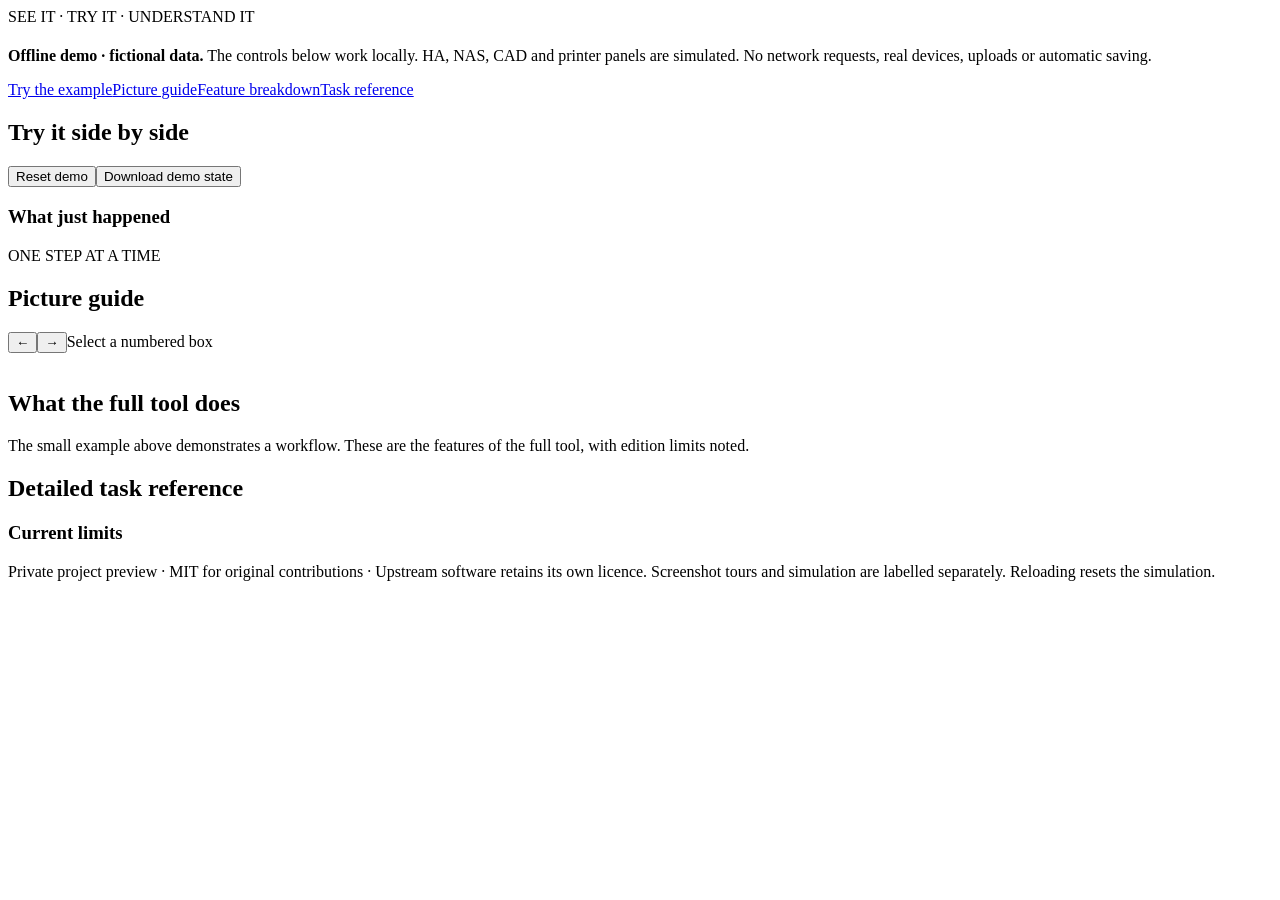
<file: demo-source/template.html>
<!doctype html><html lang="en"><head><meta charset="utf-8"><meta name="viewport" content="width=device-width,initial-scale=1"><meta http-equiv="Content-Security-Policy" content="default-src 'none'; script-src 'unsafe-inline'; style-src 'unsafe-inline'; img-src data: blob:; connect-src 'none'; font-src 'none'; object-src 'none'; base-uri 'none'; form-action 'none'"><title>__TITLE__ · Interactive demo</title><style>__CSS__</style></head><body><header><span class="eyebrow">SEE IT · TRY IT · UNDERSTAND IT</span><h1 id="title"></h1><p id="intro"></p><p class="notice"><strong>Offline demo · fictional data.</strong> The controls below work locally. HA, NAS, CAD and printer panels are simulated. No network requests, real devices, uploads or automatic saving.</p><nav class="toolbar"><a href="#interactive">Try the example</a><a href="#walkthrough">Picture guide</a><a href="#features">Feature breakdown</a><a href="#reference">Task reference</a></nav></header><main><section id="interactive"><div class="toolbar"><h2>Try it side by side</h2><button id="reset">Reset demo</button><button id="download">Download demo state</button></div><div class="demo-grid"><div class="card" id="controls"></div><div class="card" id="scene"></div><div class="card" id="result" aria-live="polite"></div></div><div class="card events"><h3>What just happened</h3><ol id="events" aria-live="polite"></ol></div></section><section id="walkthrough" class="section"><p class="eyebrow">ONE STEP AT A TIME</p><h2>Picture guide</h2><div id="tour"><div class="toolbar"><h3 id="tourTitle"></h3><button id="prev" aria-label="Previous screenshot">←</button><span id="slideCount"></span><button id="next" aria-label="Next screenshot">→</button><span id="stepStatus" class="step-status">Select a numbered box</span></div><div class="picture"><img id="tourImage" alt=""><div id="marks" class="marks"></div></div><p id="tourCaption" class="caption"></p><div id="stepList" class="step-list"></div></div></section><section id="features" class="section"><h2>What the full tool does</h2><p>The small example above demonstrates a workflow. These are the features of the full tool, with edition limits noted.</p><div id="featureList" class="features"></div></section><section id="reference" class="section"><h2>Detailed task reference</h2><div id="guideText"></div><h3>Current limits</h3><p id="limits"></p></section></main><footer>Private project preview · MIT for original contributions · Upstream software retains its own licence. Screenshot tours and simulation are labelled separately. Reloading resets the simulation.</footer><script>__DATA__</script><script>__QR__</script><script>__JS__</script></body></html>
</file>
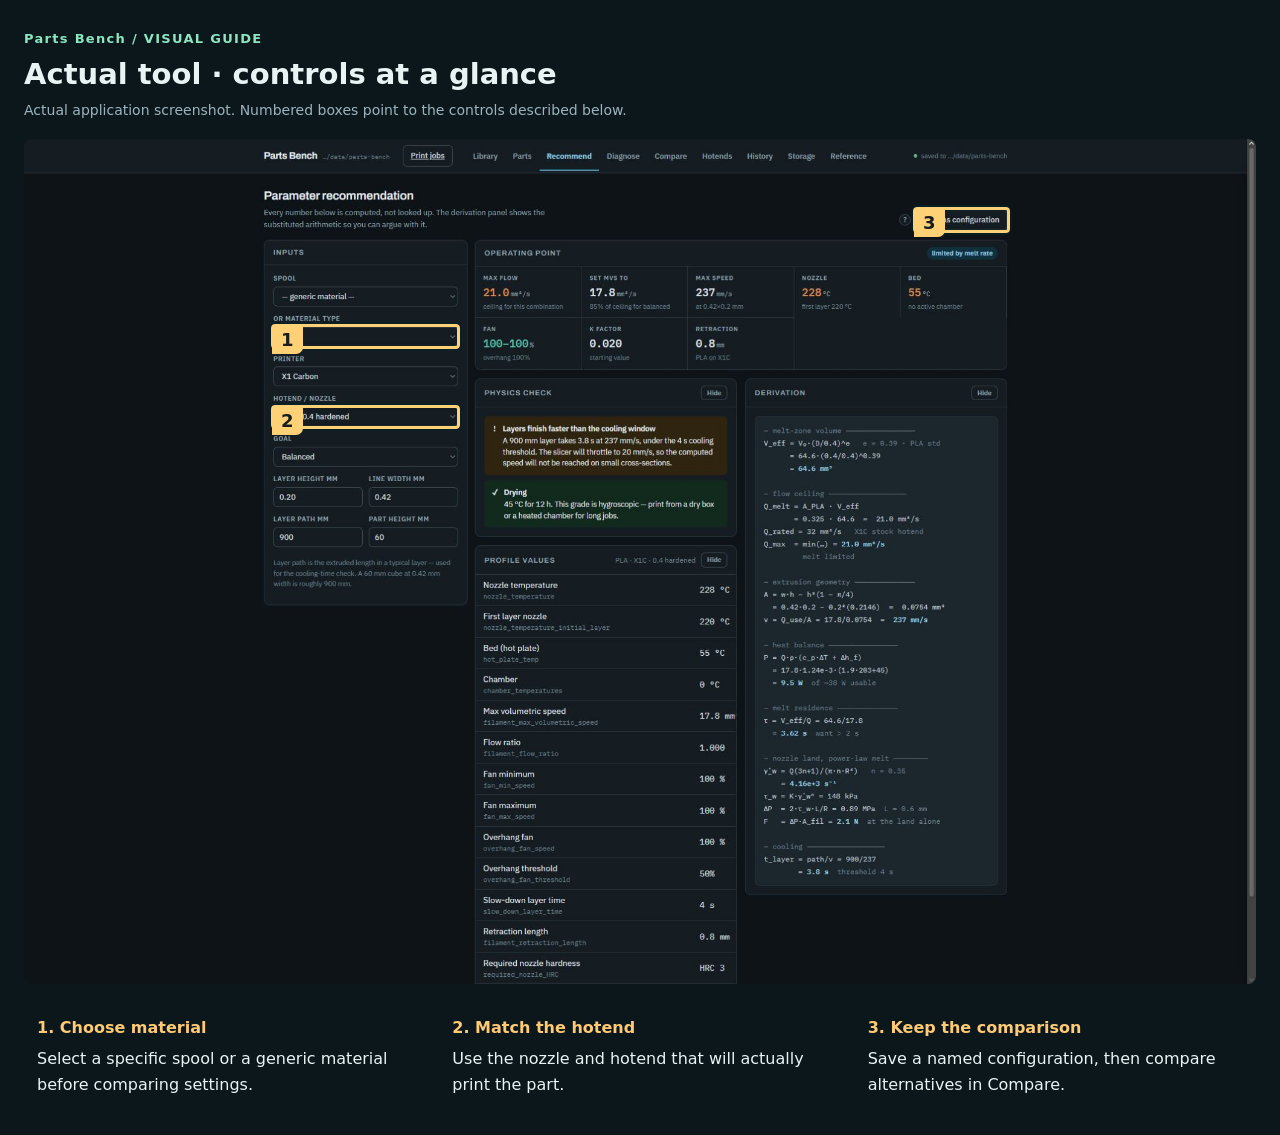
<file: docs/figure-1.html>
<!doctype html><html lang="en"><meta charset="utf-8"><meta name="viewport" content="width=device-width,initial-scale=1"><title>Parts Bench · visual step 1</title><style>:root{color-scheme:dark;--bg:#0c171c;--panel:#13252c;--ink:#e8f3f4;--muted:#9cb4be;--accent:#8ce6c0;--line:#2b4650;--gold:#ffca74}*{box-sizing:border-box}body{margin:0;background:var(--bg);color:var(--ink);font:17px/1.6 system-ui,sans-serif}header,main,footer{max-width:1500px;margin:auto;padding:28px}header{border-bottom:1px solid var(--line)}h1{font-size:clamp(32px,4vw,54px);line-height:1.1;margin:12px 0}h2{font-size:24px;line-height:1.3}h3{font-size:20px}p{max-width:90ch}a{color:var(--accent)}.eyebrow{color:var(--accent);letter-spacing:.1em;font-size:13px;font-weight:bold}.badge{display:inline-block;background:#294c45;color:#c7ffdf;padding:5px 12px;border-radius:6px;font-size:14px}.notice{border-left:4px solid var(--gold);padding:12px 18px;background:#322c20;max-width:none}.toolbar{display:flex;gap:10px;flex-wrap:wrap;align-items:center}button,input,select{font:inherit}button{background:#233e48;color:var(--ink);border:1px solid #46636d;border-radius:9px;padding:11px 16px;cursor:pointer}button:hover{border-color:var(--accent)}button:focus-visible,input:focus-visible,select:focus-visible{outline:3px solid var(--gold);outline-offset:3px}.primary{background:var(--accent);color:#08241b;font-weight:700}button:disabled{opacity:.5;cursor:not-allowed}label{display:block;font-size:15px;color:#c7d9df;margin:0 0 17px}input:not([type=checkbox]),select{display:block;width:100%;padding:10px;background:#0d1a21;color:var(--ink);border:1px solid #46636d;border-radius:7px;margin-top:6px}input[type=range]{padding:9px 0;accent-color:var(--accent)}.check{display:flex;gap:10px;align-items:center}input[type=checkbox]{width:21px;height:21px;accent-color:var(--accent)}.demo-grid{display:grid;grid-template-columns:300px minmax(300px,1fr) minmax(290px,.85fr);gap:18px;align-items:start}.card{background:var(--panel);border:1px solid var(--line);padding:23px;border-radius:16px;min-width:0}#controls button{display:block;width:100%;margin:10px 0}#controls:empty{display:none}#scene{min-height:320px;text-align:center}#scene svg{width:100%;max-height:470px}.hint,small{color:var(--muted);font-size:14px}dl{margin:0}dl div{padding:13px 0;border-bottom:1px solid var(--line)}dt{font-size:14px;color:var(--muted)}dd{margin:3px 0 0;font-size:18px;font-weight:650}.entity{background:#1c333b;border:1px solid #37505a;padding:14px;margin:10px 0;border-radius:9px;display:grid;gap:5px;text-align:left}.entity span{color:var(--accent)}.events{margin-top:18px}#events{padding-left:23px;margin-bottom:0;color:#c6d7df}#events li{margin:6px 0}.floor{position:relative;height:390px;border:3px solid #77949d;border-radius:12px;overflow:hidden}.room{position:absolute;border:2px solid #78949c;background:#2b4249;padding:12px;font-size:14px;text-align:left}.room small{display:block}.living{inset:0 45% 0 0}.bedroom{inset:0 0 50% 55%}.kitchen{inset:50% 0 0 55%}.device{position:absolute;transform:translate(-50%,-50%);font-size:12px;padding:7px;max-width:125px;touch-action:none;z-index:2;background:#192c36}.device.on{color:#ffe09a;border-color:#eec26b}.device.selected{outline:3px solid var(--accent)}.soundbar{margin:110px 0 20px;border:3px solid #64848e;background:linear-gradient(#293d46,#091116);padding:26px 8px;border-radius:20px;letter-spacing:4px}.soundbar span{display:block;letter-spacing:0;font-size:13px;color:var(--muted)}.speakers{font-size:40px;color:var(--accent)}.tag{display:inline-flex;flex-direction:column;background:#f5edda;color:#142420;padding:20px;border-radius:18px;max-width:270px;margin:20px}.tag svg{width:200px;max-width:100%}.tag.stake:after{content:'';display:block;background:#f5edda;width:30px;height:90px;margin:15px auto -90px;clip-path:polygon(0 0,100% 0,100% 85%,50% 100%,0 85%)}.tag.flag{border-radius:0 40px 40px 0;border-left:16px solid #bcb29b}.chunks{display:flex;flex-wrap:wrap;gap:10px;justify-content:center;padding:45px 0}.chunks span{padding:15px;border:2px solid #7b969c;border-radius:8px}.chunks .received{background:#8ce6c0;color:#0e2821}.sample-part{font-size:130px;color:var(--gold)}.plant{font-size:120px}.lap{background:#0b1c23;margin:9px 0;text-align:left}.lap span{display:block;background:#497961;padding:5px 9px;border-radius:4px;color:white}kbd{color:var(--gold)}.section{margin-top:38px}.picture{position:relative;margin:18px 0;background:#081116;border-radius:8px;overflow:hidden}.picture>img{display:block;width:100%}.marks{position:absolute;inset:0}.mark{position:absolute;border:3px solid #ffd177;outline:2px solid #07222aaa;border-radius:4px;padding:0;background:transparent;min-width:18px;min-height:18px}.mark span{position:absolute;left:-2px;top:-2px;background:#ffd177;color:#171c1d;padding:1px 9px;font-weight:850;font-size:18px;border-radius:0 0 7px 0;line-height:1.5}.mark.active{background:#ffd17726;border-width:5px}.step-list{display:grid;grid-template-columns:repeat(3,1fr);gap:14px}.step{display:grid;text-align:left;gap:6px;padding:18px}.step b{color:var(--gold)}.step span{font-size:16px}.step.active{background:#31594c;border-color:var(--accent)}.features{display:grid;grid-template-columns:repeat(2,1fr);gap:12px}details{border:1px solid var(--line);background:#13252c;border-radius:10px;padding:14px 19px;margin-bottom:12px}summary{font-weight:700;cursor:pointer}details li{padding:6px 0}footer{color:var(--muted);font-size:14px}#constraint{color:var(--gold)}.tour-layout{max-width:1400px}.print-title{font-size:24px;margin:0}.caption{color:var(--muted);font-size:14px}.step-status{margin-left:auto;color:var(--gold)}@media(max-width:1050px){.demo-grid{grid-template-columns:1fr 1fr}#controls{grid-column:1/-1;display:grid;grid-template-columns:1fr 1fr;gap:8px 20px}.card{padding:17px}.step-list{grid-template-columns:1fr}}@media(max-width:650px){header,main,footer{padding:18px}.demo-grid,.features{grid-template-columns:1fr}#controls{display:block}.floor{height:340px}.mark{border-width:2px}.mark span{font-size:12px;padding:0 5px}.notice{font-size:14px}}@media print{body{background:white;color:black}button{color:black}header,.notice,.toolbar,#interactive{display:none}.card,details{background:white;color:black}.mark{border-color:#c56c00}.mark span{background:#ffc560;color:black}}
body{padding:24px}main{padding:0;max-width:1420px}.picture{max-width:1420px}.step-list{grid-template-columns:repeat(3,1fr)}.step{font-size:16px;padding:13px}h1{font-size:29px;margin:8px 0}.caption{margin:5px 0}</style><main><span class="eyebrow">Parts Bench / VISUAL GUIDE</span><h1>Actual tool · controls at a glance</h1><p class="caption">Actual application screenshot. Numbered boxes point to the controls described below. </p><div class="picture"><img src="[data-uri]" alt="Parts Bench screenshot"><div class="marks"><div class="mark" style="left:20.048661800486617%;top:21.910511363636363%;width:15.37712895377129%;height:2.911931818181818%"><span>1</span></div><div class="mark" style="left:20.048661800486617%;top:31.392045454545453%;width:15.37712895377129%;height:2.911931818181818%"><span>2</span></div><div class="mark" style="left:72.1669708029197%;top:7.9900568181818175%;width:7.833029197080292%;height:3.0894886363636362%"><span>3</span></div></div></div><div class="step-list"><div class="step"><b>1. Choose material</b><span>Select a specific spool or a generic material before comparing settings.</span></div><div class="step"><b>2. Match the hotend</b><span>Use the nozzle and hotend that will actually print the part.</span></div><div class="step"><b>3. Keep the comparison</b><span>Save a named configuration, then compare alternatives in Compare.</span></div></div></main></html>
</file>
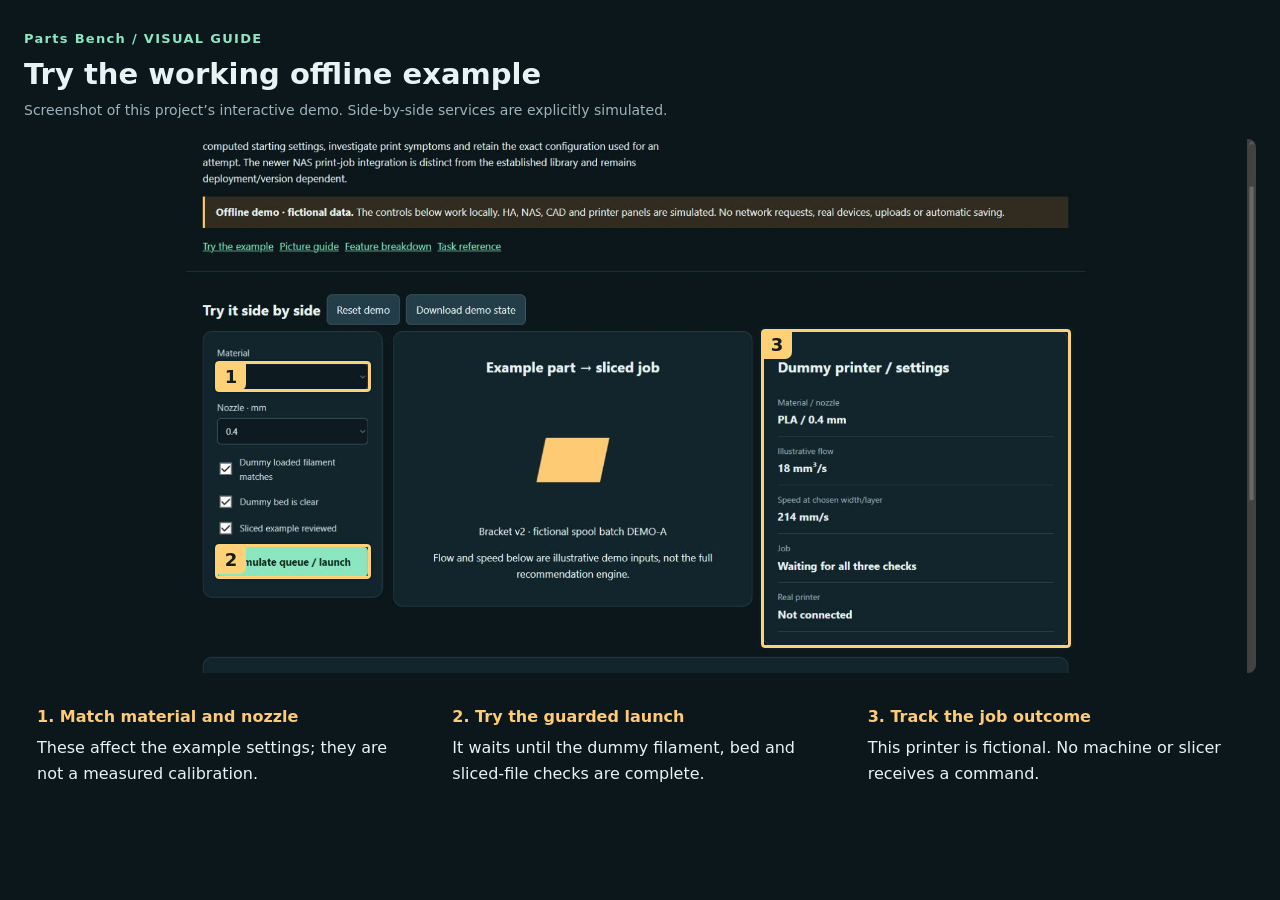
<file: docs/figure-2.html>
<!doctype html><html lang="en"><meta charset="utf-8"><meta name="viewport" content="width=device-width,initial-scale=1"><title>Parts Bench · visual step 2</title><style>:root{color-scheme:dark;--bg:#0c171c;--panel:#13252c;--ink:#e8f3f4;--muted:#9cb4be;--accent:#8ce6c0;--line:#2b4650;--gold:#ffca74}*{box-sizing:border-box}body{margin:0;background:var(--bg);color:var(--ink);font:17px/1.6 system-ui,sans-serif}header,main,footer{max-width:1500px;margin:auto;padding:28px}header{border-bottom:1px solid var(--line)}h1{font-size:clamp(32px,4vw,54px);line-height:1.1;margin:12px 0}h2{font-size:24px;line-height:1.3}h3{font-size:20px}p{max-width:90ch}a{color:var(--accent)}.eyebrow{color:var(--accent);letter-spacing:.1em;font-size:13px;font-weight:bold}.badge{display:inline-block;background:#294c45;color:#c7ffdf;padding:5px 12px;border-radius:6px;font-size:14px}.notice{border-left:4px solid var(--gold);padding:12px 18px;background:#322c20;max-width:none}.toolbar{display:flex;gap:10px;flex-wrap:wrap;align-items:center}button,input,select{font:inherit}button{background:#233e48;color:var(--ink);border:1px solid #46636d;border-radius:9px;padding:11px 16px;cursor:pointer}button:hover{border-color:var(--accent)}button:focus-visible,input:focus-visible,select:focus-visible{outline:3px solid var(--gold);outline-offset:3px}.primary{background:var(--accent);color:#08241b;font-weight:700}button:disabled{opacity:.5;cursor:not-allowed}label{display:block;font-size:15px;color:#c7d9df;margin:0 0 17px}input:not([type=checkbox]),select{display:block;width:100%;padding:10px;background:#0d1a21;color:var(--ink);border:1px solid #46636d;border-radius:7px;margin-top:6px}input[type=range]{padding:9px 0;accent-color:var(--accent)}.check{display:flex;gap:10px;align-items:center}input[type=checkbox]{width:21px;height:21px;accent-color:var(--accent)}.demo-grid{display:grid;grid-template-columns:300px minmax(300px,1fr) minmax(290px,.85fr);gap:18px;align-items:start}.card{background:var(--panel);border:1px solid var(--line);padding:23px;border-radius:16px;min-width:0}#controls button{display:block;width:100%;margin:10px 0}#controls:empty{display:none}#scene{min-height:320px;text-align:center}#scene svg{width:100%;max-height:470px}.hint,small{color:var(--muted);font-size:14px}dl{margin:0}dl div{padding:13px 0;border-bottom:1px solid var(--line)}dt{font-size:14px;color:var(--muted)}dd{margin:3px 0 0;font-size:18px;font-weight:650}.entity{background:#1c333b;border:1px solid #37505a;padding:14px;margin:10px 0;border-radius:9px;display:grid;gap:5px;text-align:left}.entity span{color:var(--accent)}.events{margin-top:18px}#events{padding-left:23px;margin-bottom:0;color:#c6d7df}#events li{margin:6px 0}.floor{position:relative;height:390px;border:3px solid #77949d;border-radius:12px;overflow:hidden}.room{position:absolute;border:2px solid #78949c;background:#2b4249;padding:12px;font-size:14px;text-align:left}.room small{display:block}.living{inset:0 45% 0 0}.bedroom{inset:0 0 50% 55%}.kitchen{inset:50% 0 0 55%}.device{position:absolute;transform:translate(-50%,-50%);font-size:12px;padding:7px;max-width:125px;touch-action:none;z-index:2;background:#192c36}.device.on{color:#ffe09a;border-color:#eec26b}.device.selected{outline:3px solid var(--accent)}.soundbar{margin:110px 0 20px;border:3px solid #64848e;background:linear-gradient(#293d46,#091116);padding:26px 8px;border-radius:20px;letter-spacing:4px}.soundbar span{display:block;letter-spacing:0;font-size:13px;color:var(--muted)}.speakers{font-size:40px;color:var(--accent)}.tag{display:inline-flex;flex-direction:column;background:#f5edda;color:#142420;padding:20px;border-radius:18px;max-width:270px;margin:20px}.tag svg{width:200px;max-width:100%}.tag.stake:after{content:'';display:block;background:#f5edda;width:30px;height:90px;margin:15px auto -90px;clip-path:polygon(0 0,100% 0,100% 85%,50% 100%,0 85%)}.tag.flag{border-radius:0 40px 40px 0;border-left:16px solid #bcb29b}.chunks{display:flex;flex-wrap:wrap;gap:10px;justify-content:center;padding:45px 0}.chunks span{padding:15px;border:2px solid #7b969c;border-radius:8px}.chunks .received{background:#8ce6c0;color:#0e2821}.sample-part{font-size:130px;color:var(--gold)}.plant{font-size:120px}.lap{background:#0b1c23;margin:9px 0;text-align:left}.lap span{display:block;background:#497961;padding:5px 9px;border-radius:4px;color:white}kbd{color:var(--gold)}.section{margin-top:38px}.picture{position:relative;margin:18px 0;background:#081116;border-radius:8px;overflow:hidden}.picture>img{display:block;width:100%}.marks{position:absolute;inset:0}.mark{position:absolute;border:3px solid #ffd177;outline:2px solid #07222aaa;border-radius:4px;padding:0;background:transparent;min-width:18px;min-height:18px}.mark span{position:absolute;left:-2px;top:-2px;background:#ffd177;color:#171c1d;padding:1px 9px;font-weight:850;font-size:18px;border-radius:0 0 7px 0;line-height:1.5}.mark.active{background:#ffd17726;border-width:5px}.step-list{display:grid;grid-template-columns:repeat(3,1fr);gap:14px}.step{display:grid;text-align:left;gap:6px;padding:18px}.step b{color:var(--gold)}.step span{font-size:16px}.step.active{background:#31594c;border-color:var(--accent)}.features{display:grid;grid-template-columns:repeat(2,1fr);gap:12px}details{border:1px solid var(--line);background:#13252c;border-radius:10px;padding:14px 19px;margin-bottom:12px}summary{font-weight:700;cursor:pointer}details li{padding:6px 0}footer{color:var(--muted);font-size:14px}#constraint{color:var(--gold)}.tour-layout{max-width:1400px}.print-title{font-size:24px;margin:0}.caption{color:var(--muted);font-size:14px}.step-status{margin-left:auto;color:var(--gold)}@media(max-width:1050px){.demo-grid{grid-template-columns:1fr 1fr}#controls{grid-column:1/-1;display:grid;grid-template-columns:1fr 1fr;gap:8px 20px}.card{padding:17px}.step-list{grid-template-columns:1fr}}@media(max-width:650px){header,main,footer{padding:18px}.demo-grid,.features{grid-template-columns:1fr}#controls{display:block}.floor{height:340px}.mark{border-width:2px}.mark span{font-size:12px;padding:0 5px}.notice{font-size:14px}}@media print{body{background:white;color:black}button{color:black}header,.notice,.toolbar,#interactive{display:none}.card,details{background:white;color:black}.mark{border-color:#c56c00}.mark span{background:#ffc560;color:black}}
body{padding:24px}main{padding:0;max-width:1420px}.picture{max-width:1420px}.step-list{grid-template-columns:repeat(3,1fr)}.step{font-size:16px;padding:13px}h1{font-size:29px;margin:8px 0}.caption{margin:5px 0}</style><main><span class="eyebrow">Parts Bench / VISUAL GUIDE</span><h1>Try the working offline example</h1><p class="caption">Screenshot of this project’s interactive demo. Side-by-side services are explicitly simulated.</p><div class="picture" style="aspect-ratio:2055/889.640625"><img style="position:absolute;top:0;left:0;width:100%" src="[data-uri]" alt="Parts Bench screenshot"><div class="marks"><div class="mark" style="left:15.474452554744525%;top:41.55645713683545%;width:12.652068126520682%;height:5.845056817183905%"><span>1</span></div><div class="mark" style="left:15.474452554744525%;top:75.83996346839488%;width:12.652068126520682%;height:6.6529673147513915%"><span>2</span></div><div class="mark" style="left:59.8007907542579%;top:35.48659044206755%;width:25.161952554744527%;height:59.90480706746053%"><span>3</span></div></div></div><div class="step-list"><div class="step"><b>1. Match material and nozzle</b><span>These affect the example settings; they are not a measured calibration.</span></div><div class="step"><b>2. Try the guarded launch</b><span>It waits until the dummy filament, bed and sliced-file checks are complete.</span></div><div class="step"><b>3. Track the job outcome</b><span>This printer is fictional. No machine or slicer receives a command.</span></div></div></main></html>
</file>
